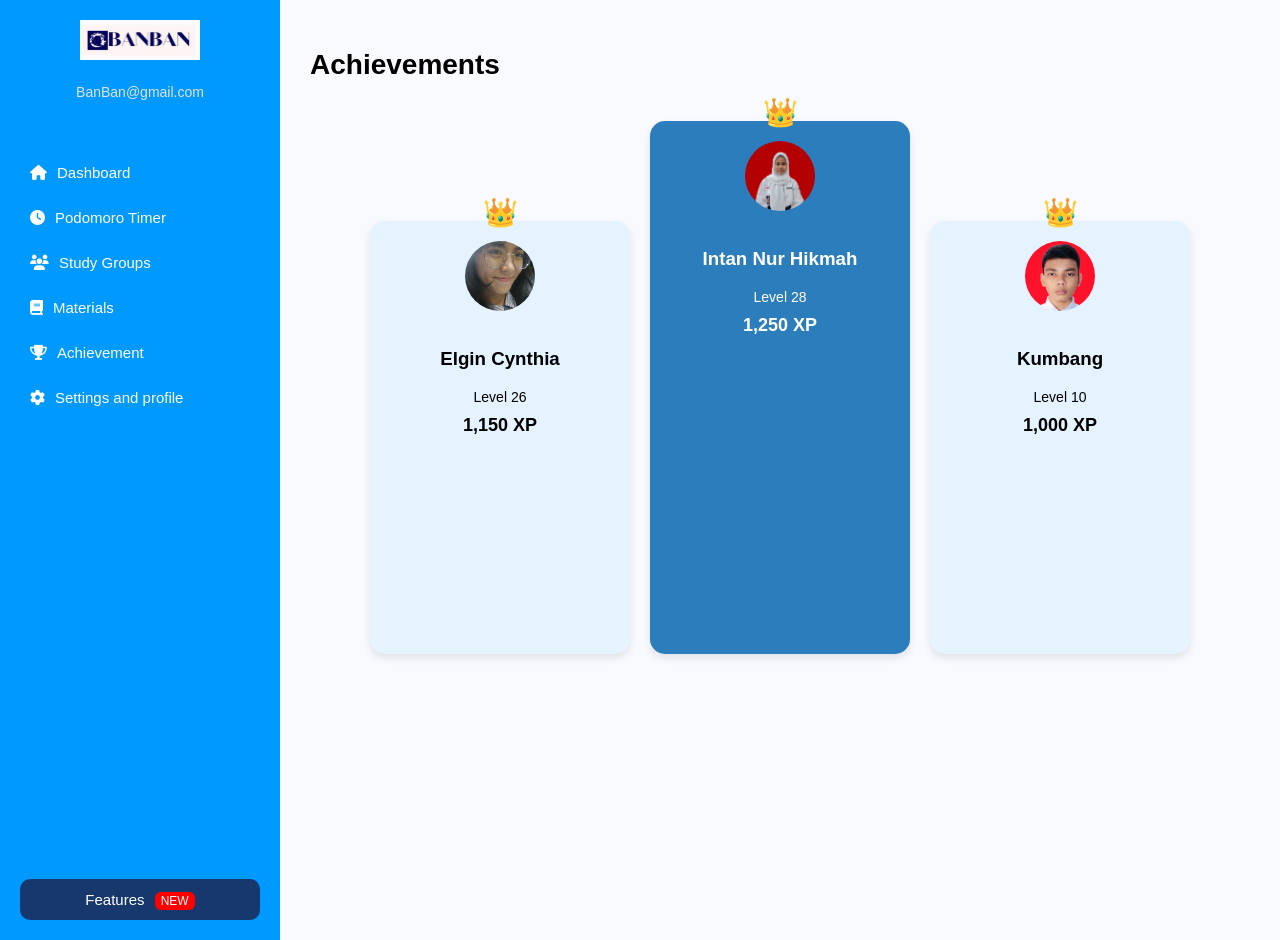
<file: Achivement.html>
<!DOCTYPE html>
<html lang="id">
  <head>
    <meta charset="UTF-8" />
    <meta name="viewport" content="width=device-width, initial-scale=1.0" />
    <title>Achievements — BANBAN</title>
    <link rel="stylesheet" href="Achivement.css">

    <link
      rel="stylesheet"
      href="https://cdnjs.cloudflare.com/ajax/libs/font-awesome/6.4.0/css/all.min.css">
    

   
  </head>
  <body>
   
    <div class="sidebar">
      <div class="logo">
        <img src="banban.jpg" alt="BANBAN Logo" />
      </div>
      <p class="email">BanBan@gmail.com</p>
      <ul class="menu">
        <li><a href="dashboard.html"><i class="fa fa-home"></i> Dashboard</a></li>
        <li><a href="Timer.html"><i class="fa fa-clock"></i> Podomoro Timer</a></li>
        <li><a href="studygroup.html"><i class="fa fa-users"></i> Study Groups</a></li>
        <li><a href="materials.html"><i class="fa fa-book"></i> Materials</a></li>
        <li><a href="Achivement.html"><i class="fa fa-trophy"></i> Achievement</a></li>
        <li><a href="Profile.html"><i class="fa fa-cog"></i> Settings and profile</a></li>
      </ul>
      <div class="features">
        Features <span>NEW</span>
      </div>
    </div>

    
    <main class="main">
      <header class="page-top">
        <h1 class="page-title">Achievements</h1>
      </header>

      <div class="achievements">
    
        <div class="card">
          <div class="crown">👑</div>
          <img src="elgin.jpg" alt="elgin" />
          <h3>Elgin Cynthia</h3>
          <p class="level">Level 26</p>
          <p class="xp">1,150 XP</p>
        </div>

        <div class="card first">
          <div class="crown">👑</div>
          <img src="intan.jpg" alt="intan" />
          <h3>Intan Nur Hikmah</h3>
          <p class="level">Level 28</p>
          <p class="xp">1,250 XP</p>
        </div>

 
        <div class="card">
          <div class="crown">👑</div>
          <img src="ilham.jpg" alt="ilham" />
          <h3>Kumbang</h3>
          <p class="level">Level 10</p>
          <p class="xp">1,000 XP</p>
        </div>
      </div>
    </main>
  </body>
</html>
</file>
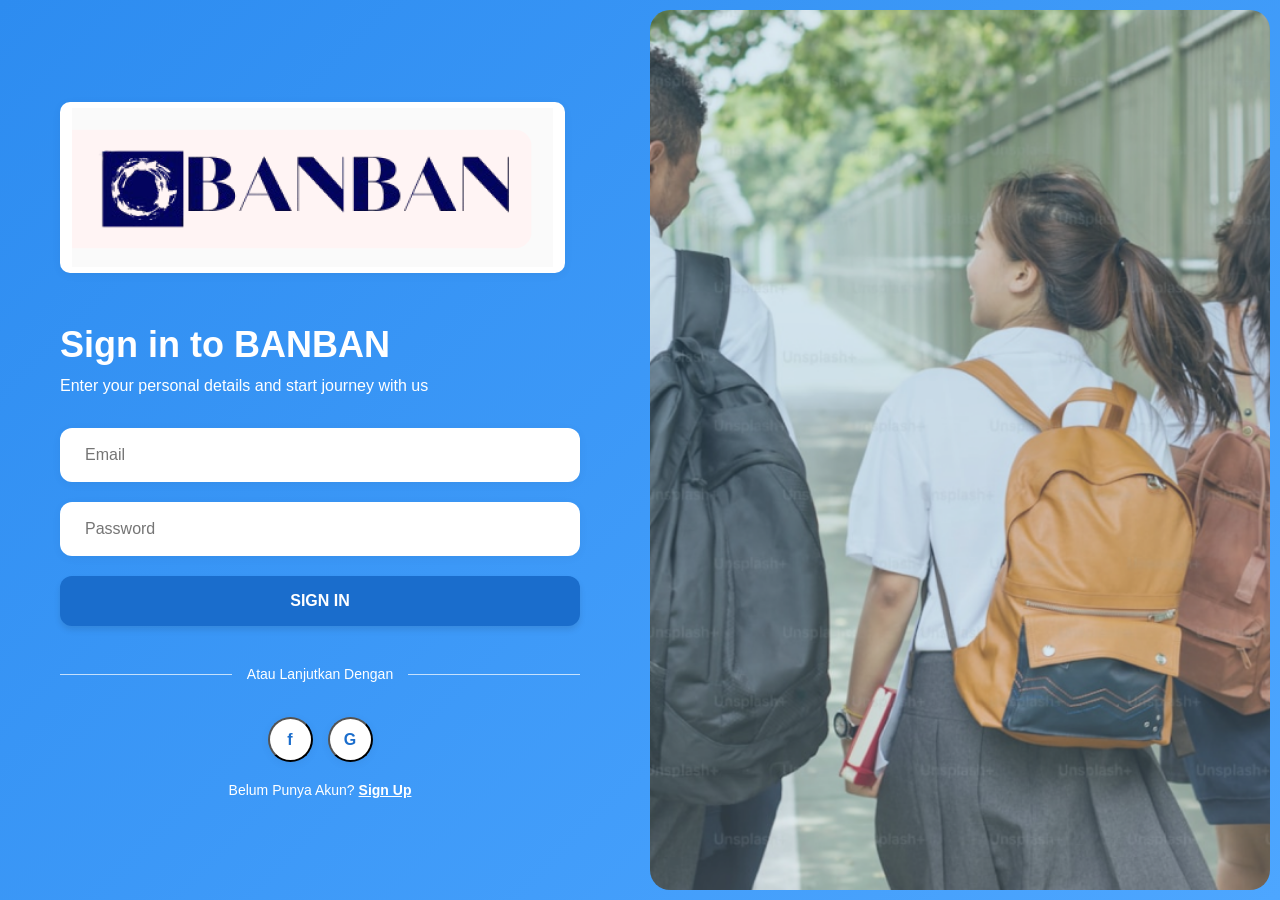
<file: login.html>
<!DOCTYPE html>
<html lang="id">
  <head>
    <meta charset="utf-8" />
    <meta name="viewport" content="width=device-width, initial-scale=1" />
    <title>BANBAN Login</title>
    
    <link rel="stylesheet" href="login.css" />
  </head>
  <body>
    <div class="container">
      <div class="login-left">
        <div class="logo">
          <div class="logo-container">
            <img src="logo.png" alt="BANBAN logo" />
          </div>
        </div>

        <div class="login-header">
          <h1>Sign in to BANBAN</h1>
          <p>Enter your personal details and start journey with us</p>
        </div>

        <form id="loginForm">
          <div class="form-group">
            <input
              type="email"
              class="form-control"
              placeholder="Email"
              required
            />
          </div>
          <div class="form-group">
            <input
              type="password"
              class="form-control"
              placeholder="Password"
              required
            />
          </div>
          <button type="submit" class="btn">
            <a href="dashboard.html">SIGN IN</a>
          </button>
        </form>

        <div class="divider">
          <div class="divider-line"></div>
          <div class="divider-text">Atau Lanjutkan Dengan</div>
          <div class="divider-line"></div>
        </div>

        <div class="social-login">
          <button class="social-btn" aria-label="login with facebook">f</button>
          <button class="social-btn" aria-label="login with google">G</button>
        </div>

        <div class="login-footer">
          <p>Belum Punya Akun? <a href="signup.html">Sign Up</a></p>
        </div>
      </div>

      <div class="login-right">
        <div class="hero-overlay">
          <div></div>
        </div>
      </div>
    </div>

    <script src="login.js"></script>

  </body>
</html>
</file>
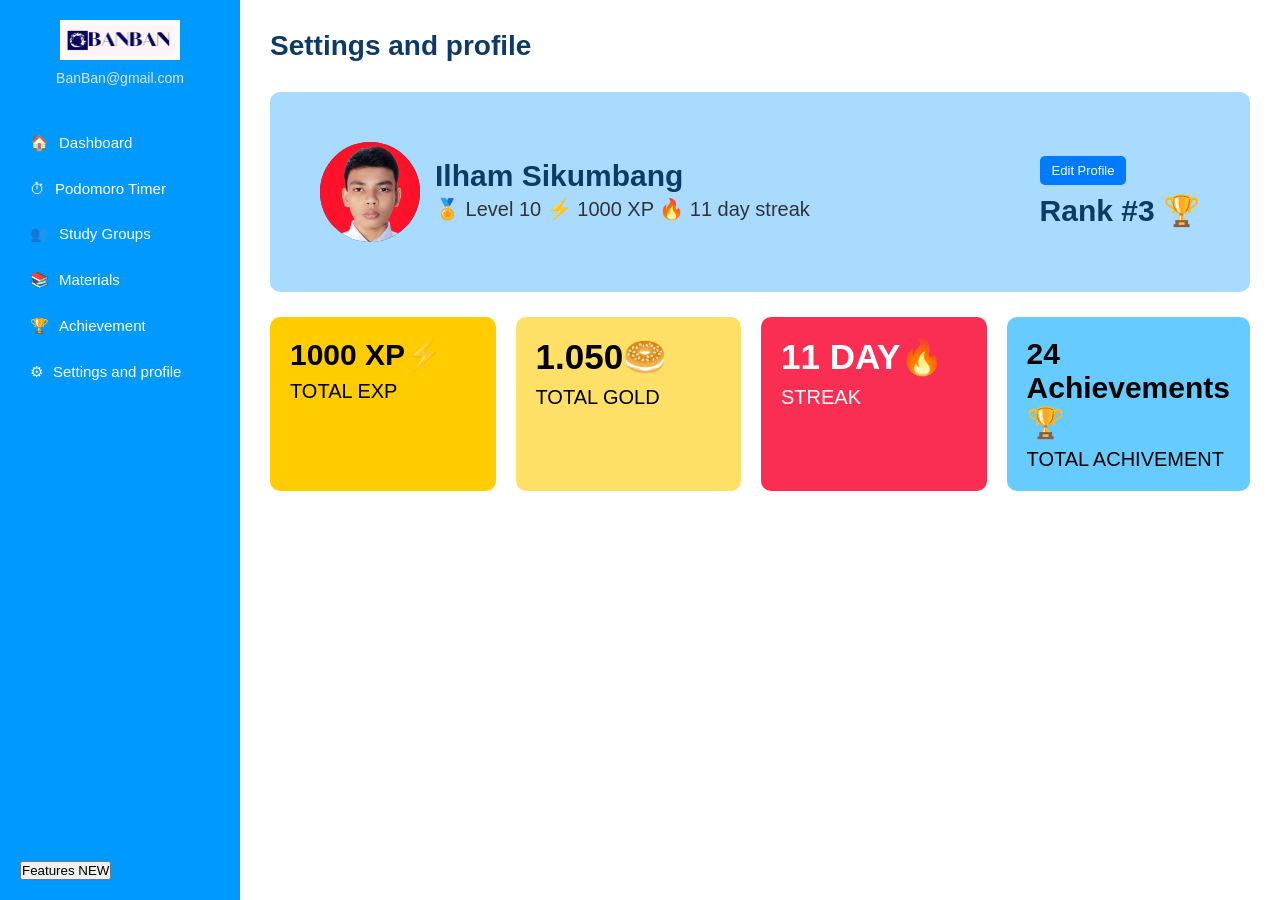
<file: Profile.html>
<!DOCTYPE html>
<html lang="en">
  <head>
    <meta charset="UTF-8" />
    <meta name="viewport" content="width=device-width, initial-scale=1.0" />
    <title>BanBan</title>
    <link rel="stylesheet" href="seting.css" />
  </head>
  <body>
    <aside class="sidebar" id="sidebar">
      <div class="logo">
        <img src="logo.png" alt="BANBAN logo" onerror="this.style.opacity=.7" />
      </div>
      <div class="email">BanBan@gmail.com</div>
      <ul class="menu" role="navigation">
        <li>
          <a href="dashboard.html"><span class="ico">🏠</span> Dashboard</a>
        </li>
        <li>
          <a href="Timer.html"><span class="ico">⏱</span> Podomoro Timer</a>
        </li>
        <li>
          <a href="studygroup.html"><span class="ico">👥</span> Study Groups</a>
        </li>
        <li>
          <a href="materials.html"><span class="ico">📚</span> Materials</a>
        </li>
        <li>
          <a href="Achivement.html"><span class="ico">🏆</span> Achievement</a>
        </li>
        <li>
          <a href="Profile.html"
            ><span class="ico">⚙</span> Settings and profile</a
          >
        </li>
      </ul>
      <div class="features-block">
        <button class="features-btn">
          <span>Features <span class="new">NEW</span></span>
        </button>
      </div>
    </aside>

    <div class="content">
      <h1>Settings and profile</h1>
      <div class="profile-card">
        <div class="profile-left">
          <div class="profile-pic">
            <img
              src="ilham.jpg"
              style="width: 100px; height: 100px; border-radius: 50px"
              alt=""
            />
          </div>
          <div class="profile-info">
            <h2 style="font-size: 30px">Ilham Sikumbang</h2>
            <p style="font-size: 20px">
              🏅 Level 10 ⚡ 1000 XP 🔥 11 day streak
            </p>
          </div>
        </div>
        <div>
          <button class="edit-btn">Edit Profile</button>
          <div class="rank">Rank #3 🏆</div>
        </div>
      </div>

      <div class="stats">
        <div class="stat-card yellow" style="font-size: 30px; text-align: left">
          1000 XP⚡
          <span style="font-size: 20px; text-align: left">TOTAL EXP</span>
        </div>
        <div class="stat-card gold" style="font-size: 35px; text-align: left">
          1.050🥯<span style="font-size: 20px; text-align: left"
            >TOTAL GOLD</span
          >
        </div>
        <div class="stat-card red" style="font-size: 35px; text-align: left">
          11 DAY🔥 <span style="font-size: 20px; text-align: left">STREAK</span>
        </div>
        <div class="stat-card blue" style="font-size: 30px; text-align: left">
          24 Achievements🏆<span style="font-size: 20px; text-align: left"
            >TOTAL ACHIVEMENT</span
          >
        </div>
      </div>
    </div>
  </body>
</html>
</file>
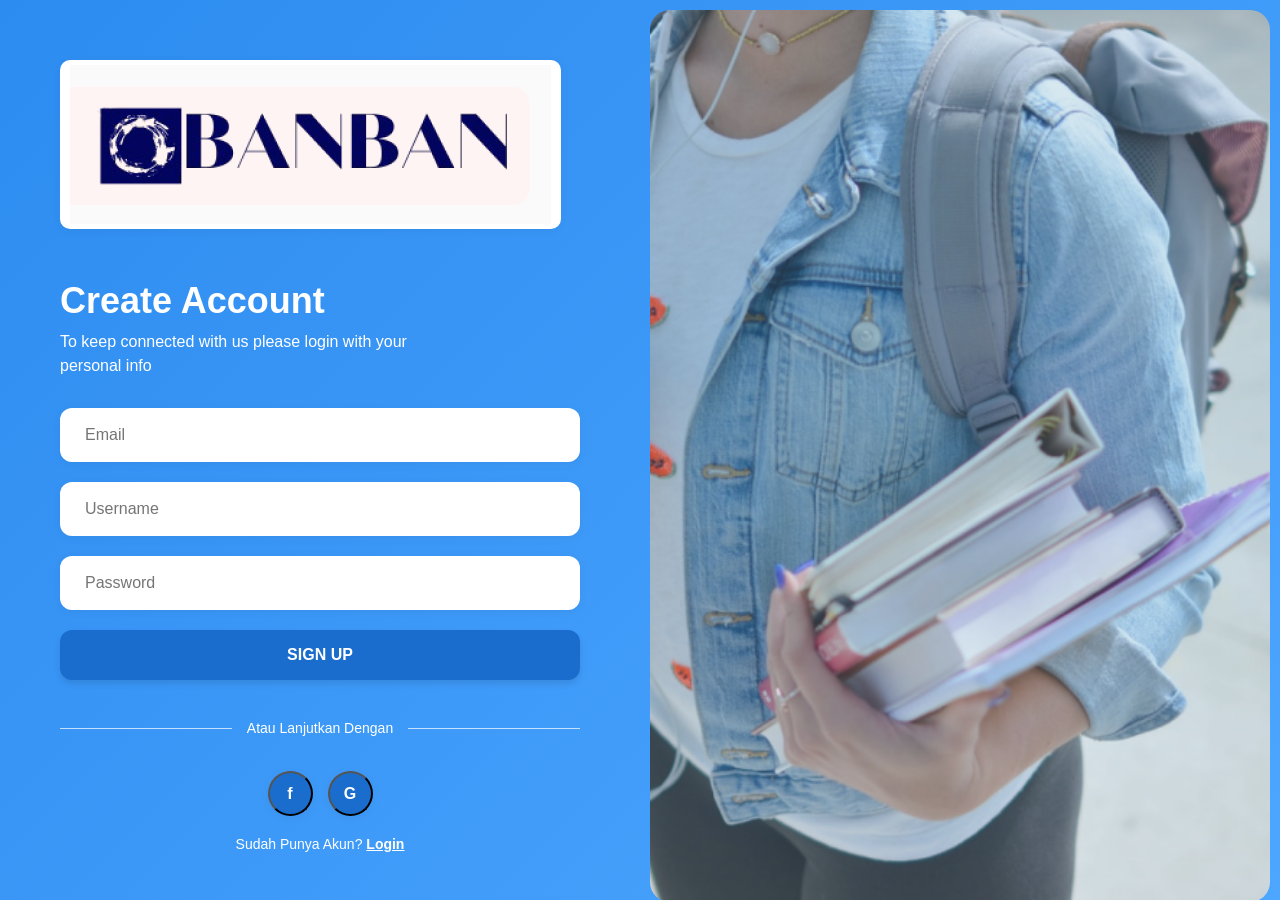
<file: signup.html>
<!DOCTYPE html>
<html lang="en">
  <head>
    <meta charset="UTF-8" />
    <meta name="viewport" content="width=device-width, initial-scale=1.0" />
    <title>BANBAN Sign Up</title>
    <link rel="stylesheet" href="signup.css" />
  </head>
  <body>
    <div class="container">
      <div class="signup-left">
        <div class="logo">
          <div class="logo-container">
            <img src="logo.png" alt="" />
          </div>
        </div>

        <div class="signup-header">
          <h1>Create Account</h1>
          <p>To keep connected with us please login with your personal info</p>
        </div>

        <form id="signupForm">
          <div class="form-group">
            <input
              type="email"
              class="form-control"
              placeholder="Email"
              required
            />
          </div>
          <div class="form-group">
            <input
              type="text"
              class="form-control"
              placeholder="Username"
              required
            />
          </div>
          <div class="form-group">
            <input
              type="password"
              class="form-control"
              placeholder="Password"
              required
            />
          </div>
          <button type="submit" class="btn">SIGN UP</button>
        </form>

        <div class="divider">
          <div class="divider-line"></div>
          <div class="divider-text">Atau Lanjutkan Dengan</div>
          <div class="divider-line"></div>
        </div>

        <div class="social-login">
          <button class="social-btn">f</button>
          <button class="social-btn">G</button>
        </div>

        <div class="signup-footer">
          <p>Sudah Punya Akun? <a href="login.html">Login</a></p>
        </div>
      </div>

      <div class="signup-right"></div>
    </div>

    <script src="signup.js"></script>
  </body>
</html>
</file>
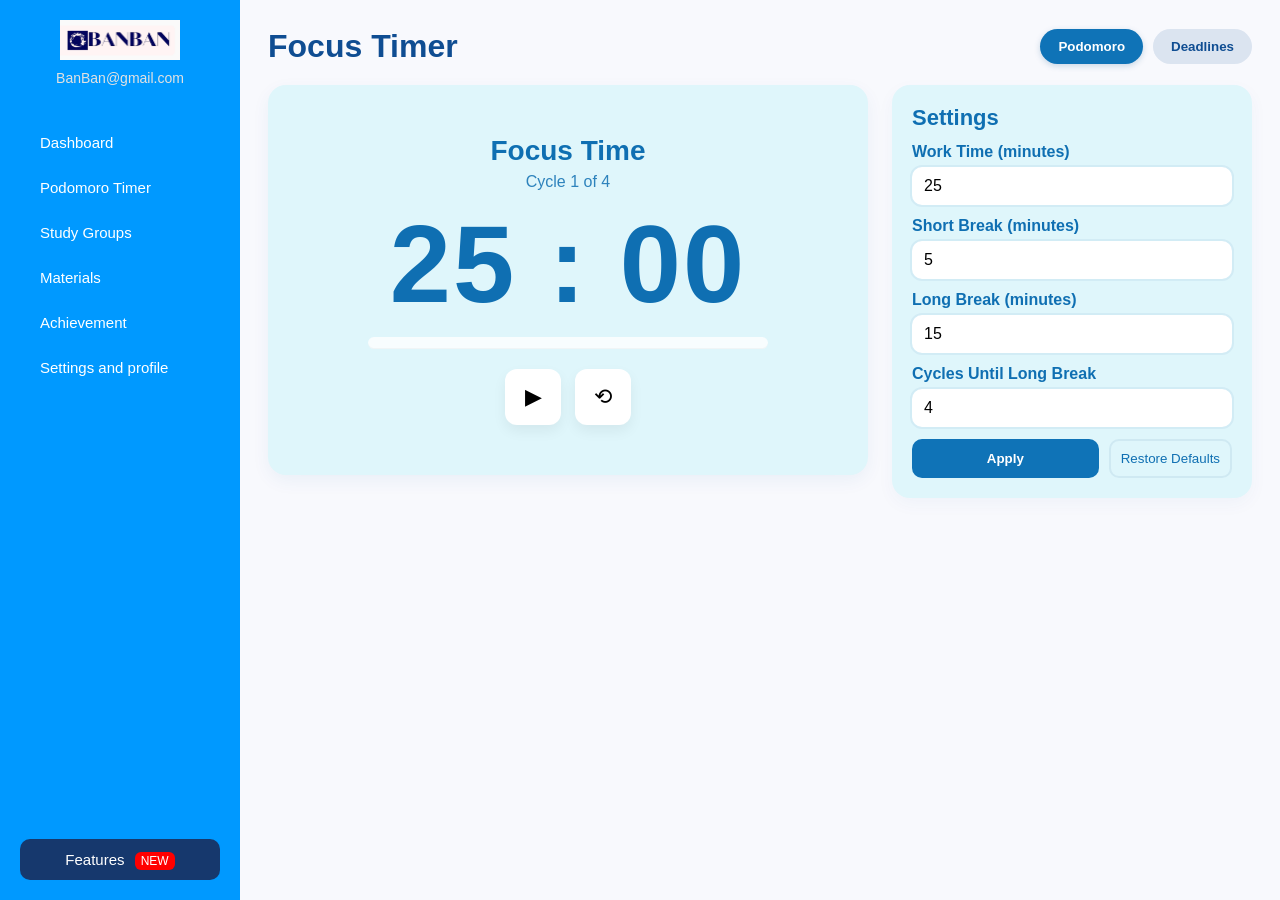
<file: Timer.html>
<!DOCTYPE html>
<html lang="en">
  <head>
    <meta charset="UTF-8" />
    <meta name="viewport" content="width=device-width, initial-scale=1.0" />
    <title>Focus Timer</title>
    <link rel="stylesheet" href="timer.css" />
  </head>
  <body>
    <div class="container">
      <!-- SIDE BAR: TIDAK DIUBAH (sama persis seperti yang kamu minta) -->
      <div class="sidebar">
        <div class="logo"><img src="logo.png" alt="logo" /></div>
        <p class="email">BanBan@gmail.com</p>
        <ul class="menu">
          <li>
            <a href="dashboard.html"><i class="fa fa-home"></i> Dashboard</a>
          </li>
          <li>
            <a href="Timer.html"><i class="fa fa-clock"></i> Podomoro Timer</a>
          </li>
          <li>
            <a href="studygroup.html"
              ><i class="fa fa-users"></i> Study Groups</a
            >
          </li>
          <li>
            <a href="#"><i class="fa fa-book"></i> Materials</a>
          </li>
          <li>
            <a href="Achivement.html"
              ><i class="fa fa-trophy"></i> Achievement</a
            >
          </li>
          <li>
            <a href="Profile.html"
              ><i class="fa fa-cog"></i> Settings and profile</a
            >
          </li>
        </ul>
        <div class="features">Features <span>NEW</span></div>
      </div>

      <!-- MAIN CONTENT (DIUBAH: fokus ke Focus Timer) -->
      <main class="main">
        <header class="page-top">
          <h1 class="page-title">Focus Timer</h1>
          <div class="toggle-group">
            <button class="pill active" data-mode="podomoro">Podomoro</button>
            <button class="pill" data-mode="deadlines">Deadlines</button>
          </div>
        </header>

        <section class="timer-area">
          <!-- Left: Timer Card -->
          <div class="timer-card">
            <div class="timer-card-inner">
              <h2 class="timer-title">Focus Time</h2>
              <p class="cycle-text" id="cycleText">Cycle 1 of 4</p>

              <div class="time-display" id="timeDisplay">25 : 00</div>

              <div class="progress-wrap">
                <div class="progress-bar" id="progressBar"></div>
              </div>

              <div class="controls">
                <button id="playPauseBtn" class="control-btn">▶</button>
                <button id="resetBtn" class="control-btn">⟲</button>
              </div>
            </div>
          </div>

          <!-- Right: Settings -->
          <aside class="settings-card">
            <div class="settings-inner">
              <h3>Settings</h3>

              <label
                >Work Time (minutes)
                <input type="number" id="workInput" min="1" value="25" />
              </label>

              <label
                >Short Break (minutes)
                <input type="number" id="shortInput" min="1" value="5" />
              </label>

              <label
                >Long Break (minutes)
                <input type="number" id="longInput" min="1" value="15" />
              </label>

              <label
                >Cycles Until Long Break
                <input type="number" id="cyclesInput" min="1" value="4" />
              </label>

              <div class="settings-actions">
                <button id="applyBtn" class="apply-btn">Apply</button>
                <button id="restoreBtn" class="restore-btn">
                  Restore Defaults
                </button>
              </div>
            </div>
          </aside>
        </section>
      </main>
    </div>

    <script src="timer.js"></script>
  </body>
</html>
</file>
<file: Achivement.css>
body {
        margin: 0;
        font-family: Arial, sans-serif;
        background: #f8faff;
        display: flex;
      }


      .sidebar {
        width: 240px;
        background: #0099ff;
        color: white;
        display: flex;
        flex-direction: column;
        padding: 20px;
        min-height: 100vh;
      }

      .logo {
        display: flex;
        align-items: center;
        justify-content: center;
        margin-bottom: 10px;
      }

      .logo img {
        width: 120px;
      }

      .email {
        font-size: 14px;
        text-align: center;
        margin-bottom: 30px;
        color: #e2e2e2;
      }

      .menu {
        list-style: none;
        flex-grow: 1;
        padding: 0;
      }

      .menu li {
        margin: 8px 0;
      }

      .menu a {
        display: flex;
        align-items: center;
        gap: 10px;
        padding: 10px;
        border-radius: 8px;
        text-decoration: none;
        color: white;
        font-size: 15px;
        transition: 0.3s;
      }

      .menu a:hover,
      .menu a.active {
        background: #0a2f5c;
      }

      .features {
        background: #16386d;
        padding: 12px;
        border-radius: 10px;
        text-align: center;
        font-size: 15px;
        margin-top: 20px;
      }

      .features span {
        background: red;
        color: white;
        font-size: 12px;
        padding: 2px 6px;
        border-radius: 6px;
        margin-left: 6px;
      }

  
      .main {
        flex: 1;
        padding: 30px;
      }

      .page-top {
        margin-bottom: 40px;
      }

      .page-title {
        font-size: 28px;
        font-weight: bold;
      }

  
      .achievements {
        display: flex;
        justify-content: center;
        align-items: flex-end;
        gap: 20px;
      }

      .card {
        width: 220px;
        padding: 20px;
        text-align: center;
        background: #e5f2ff;
        border-radius: 15px;
        box-shadow: 0 4px 8px rgba(0, 0, 0, 0.1);
        position: relative;
        padding-bottom: 200px;
      }
      

       .cardi {
        width: 220px;
        padding: 20px;
        text-align: center;
        background: hsl(210, 83%, 58%);
        border-radius: 15px;
        box-shadow: 0 4px 8px rgba(0, 0, 0, 0.1);
        position: relative;
        padding-bottom: 250px;
      }

      .cardi img {
        width: 70px;
        height: 70px;
        border-radius: 50%;
        object-fit: cover;
        margin-bottom: 15px;
      }

      .card img {
        width: 70px;
        height: 70px;
        border-radius: 50%;
        object-fit: cover;
        margin-bottom: 15px;
      }

      .crown {
        position: absolute;
        top: -25px;
        left: 50%;
        transform: translateX(-50%);
        font-size: 28px;
      }

      .first {
        background: #2b7dbc;
        color: #fff;
        transform: scale(1.1);
        padding-bottom: 300px;
      }

      .level {
        font-size: 14px;
        margin: 5px 0;
      }

      .xp {
        font-size: 18px;
        font-weight: bold;
        margin-top: 10px;
      }

      /* Animasi muncul */
@keyframes fadeUp {
  from {
    opacity: 0;
    transform: translateY(50px);
  }
  to {
    opacity: 1;
    transform: translateY(0);
  }
}

/* Animasi podium juara */
@keyframes bounce {
  0%, 100% {
    transform: translateY(0) scale(1.1);
  }
  50% {
    transform: translateY(-10px) scale(1.12);
  }
}


.card, .cardi, .first {
  animation: fadeUp 1s ease forwards;
  transition: transform 0.3s;
}


.card:hover, .cardi:hover, .first:hover {
  transform: scale(1.08);
}


.first {
  animation: fadeUp 1s ease forwards, bounce 2s infinite ease-in-out;
}
</file>
<file: login.css>
* {
  margin: 0;
  padding: 0;
  box-sizing: border-box;
  font-family: "Segoe UI", Tahoma, Geneva, Verdana, sans-serif;
}

body {
  background: linear-gradient(135deg, #2d8cf0 0%, #4da6ff 100%);
  min-height: 100vh;
  display: flex;
  align-items: center;
  justify-content: center;
  padding: 0;
  margin: 0;
}

.container {
  display: grid;
  grid-template-columns: 1fr 1fr;
  width: 100vw;
  height: 100vh;
  overflow: hidden;
}

.login-left {
  color: white;
  padding: 60px;
  display: flex;
  flex-direction: column;
  justify-content: center;
  background: transparent;
  opacity: 0;
  transform: translateY(20px);
  animation: fadeInUp 0.8s ease forwards;
}

@keyframes fadeInUp {
  to {
    opacity: 1;
    transform: translateY(0);
  }
}

.logo {
  display: inline-flex;
  align-items: center;
  margin-bottom: 50px;
  opacity: 0;
  transform: translateY(10px);
  animation: fadeInUp 0.8s ease 0.2s forwards;
}

.logo-container {
  background: white;
  border-radius: 10px;
  padding: 6px 12px;
  display: inline-flex;
  align-items: center;
  box-shadow: 0 2px 10px rgba(0, 0, 0, 0.05);
}

.logo-icon {
  width: 22px;
  height: 22px;
  background: #0a5dc7;
  border-radius: 50%;
  color: white;
  display: flex;
  align-items: center;
  justify-content: center;
  font-weight: bold;
  margin-right: 5px;
  font-size: 12px;
}

.logo-text {
  font-weight: bold;
  color: #0a5dc7;
  font-size: 16px;
}

.login-header h1 {
  font-size: 36px;
  margin-bottom: 8px;
  font-weight: 700;
  line-height: 1.2;
  opacity: 0;
  transform: translateY(10px);
  animation: fadeInUp 0.8s ease 0.3s forwards;
}

.login-header p {
  opacity: 0.9;
  margin-bottom: 30px;
  max-width: 400px;
  line-height: 1.5;
  font-size: 16px;
  font-weight: 300;
  opacity: 0;
  transform: translateY(10px);
  animation: fadeInUp 0.8s ease 0.4s forwards;
}

.form-group {
  margin-bottom: 20px;
  opacity: 0;
  transform: translateY(10px);
  animation: fadeInUp 0.8s ease 0.5s forwards;
}

.form-control {
  width: 100%;
  padding: 18px 25px;
  border: none;
  border-radius: 12px;
  font-size: 16px;
  background: white;
  color: #333;
  transition: all 0.3s ease;
  box-shadow: 0 2px 10px rgba(0, 0, 0, 0.05);
}

.form-control:focus {
  outline: none;
  box-shadow: 0 0 0 3px rgba(255, 255, 255, 0.3), 0 2px 10px rgba(0, 0, 0, 0.08);
}

.btn {
  width: 100%;
  padding: 16px;
  border: none;
  border-radius: 12px;
  font-size: 16px;
  font-weight: 600;
  cursor: pointer;
  transition: all 0.3s ease;
  background: #1a6dcc;
  color: white;
  margin-bottom: 20px;
  box-shadow: 0 4px 6px rgba(0, 0, 0, 0.1);
  opacity: 0;
  transform: translateY(10px);
  animation: fadeInUp 0.8s ease 0.6s forwards;
}

.btn:hover {
  transform: translateY(-2px);
  box-shadow: 0 6px 12px rgba(0, 0, 0, 0.15);
}

.btn a {
  text-decoration: none;
  color: white;
}

.divider {
  display: flex;
  align-items: center;
  margin: 20px 0;
  opacity: 0;
  transform: translateY(10px);
  animation: fadeInUp 0.8s ease 0.7s forwards;
}

.divider-line {
  flex: 1;
  height: 1px;
  background: rgba(255, 255, 255, 0.7);
}

.divider-text {
  padding: 0 15px;
  color: white;
  font-size: 14px;
  font-weight: 400;
}

.social-login {
  display: flex;
  justify-content: center;
  gap: 15px;
  margin-top: 15px;
  opacity: 0;
  transform: translateY(10px);
  animation: fadeInUp 0.8s ease 0.8s forwards;
}

.social-btn {
  width: 45px;
  height: 45px;
  border-radius: 50%;
  display: flex;
  align-items: center;
  justify-content: center;
  background: white;
  color: #1a6dcc;
  font-weight: bold;
  font-size: 16px;
  transition: all 0.3s ease;
  box-shadow: 0 2px 10px rgba(0, 0, 0, 0.05);
}

.social-btn:hover {
  transform: scale(1.1);
  box-shadow: 0 4px 15px rgba(0, 0, 0, 0.1);
}

.login-footer {
  text-align: center;
  margin-top: 20px;
  font-size: 14px;
  opacity: 0;
  transform: translateY(10px);
  animation: fadeInUp 0.8s ease 0.9s forwards;
}

.login-footer a {
  color: white;
  text-decoration: underline;
  font-weight: 600;
}

.login-right {
  background: url("students.png") no-repeat center center;
  background-size: cover;
  padding: 40px;
  display: flex;
  flex-direction: column;
  justify-content: center;
  border-radius: 20px;
  overflow: hidden;
  margin: 10px;
  opacity: 0;
  transform: translateX(20px);
  animation: fadeInRight 0.8s ease 0.5s forwards;
}

@keyframes fadeInRight {
  to {
    opacity: 1;
    transform: translateX(0);
  }
}

@media (max-width: 768px) {
  .container {
    grid-template-columns: 1fr;
  }

  .login-left {
    padding: 50px 35px;
  }

  .login-header h1 {
    font-size: 30px;
  }

  .login-header p {
    font-size: 15px;
  }

  .form-control {
    padding: 16px 20px;
    font-size: 14px;
  }

  .btn {
    padding: 15px;
    font-size: 14px;
  }

  .login-right {
    display: none;
  }
}
</file>
<file: seting.css>
* {
      margin: 0;
      padding: 0;
      box-sizing: border-box;
      font-family: "Segoe UI", sans-serif;
    }

    body {
      display: flex;
      height: 100vh;
      background: #fff;
    }

 
    .sidebar {
      width: 240px;
      background: #0099ff;
      color: white;
      display: flex;
      flex-direction: column;
      padding: 20px;
    }

    .logo {
      display: flex;
      align-items: center;
      justify-content: center;
      margin-bottom: 10px;
    }

    .logo img {
      width: 120px;
    }

    .email {
      font-size: 14px;
      text-align: center;
      margin-bottom: 30px;
      color: #e2e2e2;
    }

    .menu {
      list-style: none;
      flex-grow: 1;
    }

    .menu li {
      margin: 8px 0;
    }

    .menu a {
      display: flex;
      align-items: center;
      gap: 10px;
      padding: 10px;
      border-radius: 8px;
      text-decoration: none;
      color: white;
      font-size: 15px;
      transition: 0.3s;
    }

    .menu a:hover,
    .menu a.active {
      background: #0a2f5c;
    }

    .features {
      background: #16386d;
      padding: 12px;
      border-radius: 10px;
      text-align: center;
      font-size: 15px;
      margin-top: 20px;
    }

    .features span {
      background: red;
      color: white;
      font-size: 12px;
      padding: 2px 6px;
      border-radius: 6px;
      margin-left: 6px;
    }


    .content {
      flex-grow: 1;
      padding: 30px;
    }

    .content h1 {
      color: #0d3b66;
      font-size: 28px;
      margin-bottom: 30px;
    }

  
    .profile-card {
      background: #a8dbff;
      padding: 50px;
      border-radius: 10px;
      display: flex;
      align-items: center;
      justify-content: space-between;
      margin-bottom: 25px;
    }
    .profile-left {
      display: flex;
      align-items: center;
      gap: 15px;
    }
    .profile-pic {
      width: 100px;
      height: 100px;
      border-radius: 50%;
      background: #0d3b66;
    }
    .profile-info h2 {
      color: #0d3b66;
      font-size: 20px;
    }

     .profile-info p {
      font-size: 14px;
      margin: 4px 0;
      color: #333;
    }
    .edit-btn {
      background: #007bff;
      color: #fff;
      border: none;
      padding: 7px 12px;
      border-radius: 5px;
      cursor: pointer;
      font-size: 13px;
    }
    .rank {
      margin-top: 8px;
      font-size: 30px;
      font-weight: bold;
      color: #0d3b66;
      text-align: right;
    }

    .stats {
      display: flex;
      gap: 20px;
    }
    .stat-card {
      flex: 1;
      padding: 20px;
      border-radius: 10px;
      font-weight: bold;
    }
    .yellow {
      background: #ffcc00;
    }
    .gold {
      background: #ffe066;
    }
    .red {
      background: hwb(349 18% 2%);
      color: #fff;
    }
    .blue {
      background: #66ccff;
    }
    .stat-card span {
      display: block;
      margin-top: 8px;
      font-size: 14px;
      font-weight: normal;
    }
</file>
<file: signup.css>
* {
  margin: 0;
  padding: 0;
  box-sizing: border-box;
  font-family: "Segoe UI", Tahoma, Geneva, Verdana, sans-serif;
}

body {
  background: linear-gradient(135deg, #2d8cf0 0%, #4da6ff 100%);
  min-height: 100vh;
  display: flex;
  align-items: center;
  justify-content: center;
  padding: 0;
  margin: 0;
}

.container {
  display: grid;
  grid-template-columns: 1fr 1fr;
  width: 100vw;
  height: 100vh;
  overflow: hidden;
}

.signup-left {
  color: white;
  padding: 60px;
  display: flex;
  flex-direction: column;
  justify-content: center;
  background: transparent;
  opacity: 0;
  transform: translateY(20px);
  animation: fadeInUp 0.8s ease forwards;
}

@keyframes fadeInUp {
  to {
    opacity: 1;
    transform: translateY(0);
  }
}

.logo {
  display: inline-flex;
  align-items: center;
  margin-bottom: 50px;
  opacity: 0;
  transform: translateY(10px);
  animation: fadeInUp 0.8s ease 0.2s forwards;
}

.logo-container {
  background: white;
  border-radius: 10px;
  padding: 5px 10px;
  display: inline-flex;
  align-items: center;
  box-shadow: 0 2px 10px rgba(0, 0, 0, 0.05);
}

.logo-icon {
  width: 22px;
  height: 22px;
  background: #0a5dc7;
  border-radius: 50%;
  color: white;
  display: flex;
  align-items: center;
  justify-content: center;
  font-weight: bold;
  margin-right: 5px;
  font-size: 12px;
}

.logo-text {
  font-weight: bold;
  color: #0a5dc7;
  font-size: 16px;
}

.signup-header h1 {
  font-size: 36px;
  margin-bottom: 8px;
  font-weight: 700;
  line-height: 1.2;
  opacity: 0;
  transform: translateY(10px);
  animation: fadeInUp 0.8s ease 0.3s forwards;
}

.signup-header p {
  opacity: 0.9;
  margin-bottom: 30px;
  max-width: 400px;
  line-height: 1.5;
  font-size: 16px;
  font-weight: 300;
  opacity: 0;
  transform: translateY(10px);
  animation: fadeInUp 0.8s ease 0.4s forwards;
}

.form-group {
  margin-bottom: 20px;
  opacity: 0;
  transform: translateY(10px);
  animation: fadeInUp 0.8s ease 0.5s forwards;
}

.form-control {
  width: 100%;
  padding: 18px 25px;
  border: none;
  border-radius: 12px;
  font-size: 16px;
  background: white;
  color: #333;
  transition: all 0.3s ease;
  box-shadow: 0 2px 10px rgba(0, 0, 0, 0.05);
}

.form-control:focus {
  outline: none;
  box-shadow: 0 0 0 3px rgba(255, 255, 255, 0.3), 0 2px 10px rgba(0, 0, 0, 0.08);
}

.btn {
  width: 100%;
  padding: 16px;
  border: none;
  border-radius: 12px;
  font-size: 16px;
  font-weight: 600;
  cursor: pointer;
  transition: all 0.3s ease;
  background: #1a6dcc;
  color: white;
  margin-bottom: 20px;
  box-shadow: 0 4px 6px rgba(0, 0, 0, 0.1);
  opacity: 0;
  transform: translateY(10px);
  animation: fadeInUp 0.8s ease 0.6s forwards;
}

.btn:hover {
  transform: translateY(-2px);
  box-shadow: 0 6px 12px rgba(0, 0, 0, 0.15);
}

.divider {
  display: flex;
  align-items: center;
  margin: 20px 0;
  opacity: 0;
  transform: translateY(10px);
  animation: fadeInUp 0.8s ease 0.7s forwards;
}

.divider-line {
  flex: 1;
  height: 1px;
  background: rgba(255, 255, 255, 0.7);
}

.divider-text {
  padding: 0 15px;
  color: white;
  font-size: 14px;
  font-weight: 400;
}

.social-login {
  display: flex;
  justify-content: center;
  gap: 15px;
  margin-top: 15px;
  opacity: 0;
  transform: translateY(10px);
  animation: fadeInUp 0.8s ease 0.8s forwards;
}

.social-btn {
  width: 45px;
  height: 45px;
  border-radius: 50%;
  display: flex;
  align-items: center;
  justify-content: center;
  background: #1a6dcc;
  color: white;
  font-weight: bold;
  font-size: 16px;
  transition: all 0.3s ease;
  box-shadow: 0 2px 10px rgba(0, 0, 0, 0.05);
}

.social-btn:hover {
  transform: scale(1.1);
  box-shadow: 0 4px 15px rgba(0, 0, 0, 0.1);
}

.signup-footer {
  text-align: center;
  margin-top: 20px;
  font-size: 14px;
  opacity: 0;
  transform: translateY(10px);
  animation: fadeInUp 0.8s ease 0.9s forwards;
}

.signup-footer a {
  color: white;
  text-decoration: underline;
  font-weight: 600;
}

.signup-right {
  background: url("stdbook.png") no-repeat center center;
  background-size: cover;
  padding: 40px;
  display: flex;
  flex-direction: column;
  justify-content: center;
  border-radius: 20px;
  overflow: hidden;
  margin: 10px;
  opacity: 0;
  transform: translateX(20px);
  animation: fadeInRight 0.8s ease 0.5s forwards;
}

@keyframes fadeInRight {
  to {
    opacity: 1;
    transform: translateX(0);
  }
}

@media (max-width: 768px) {
  .container {
    grid-template-columns: 1fr;
  }

  .signup-left {
    padding: 50px 35px;
  }

  .signup-header h1 {
    font-size: 30px;
  }

  .signup-header p {
    font-size: 15px;
  }

  .form-control {
    padding: 16px 20px;
    font-size: 14px;
  }

  .btn {
    padding: 15px;
    font-size: 14px;
  }

  .signup-right {
    display: none;
  }
}
</file>
<file: timer.css>
* {
    margin: 0;
    padding: 0;
    box-sizing: border-box;
    font-family: Arial, sans-serif;
  }
  
  .container {
    display: flex;
    min-height: 100vh;
  }
  

 .sidebar {
      width: 240px;
      background: #0099ff;
      color: white;
      display: flex;
      flex-direction: column;
      padding: 20px;
    }

    .logo {
      display: flex;
      align-items: center;
      justify-content: center;
      margin-bottom: 10px;
    }

    .logo img {
      width: 120px;
    }

    .email {
      font-size: 14px;
      text-align: center;
      margin-bottom: 30px;
      color: #e2e2e2;
    }

    .menu {
      list-style: none;
      flex-grow: 1;
    }

    .menu li {
      margin: 8px 0;
    }

    .menu a {
      display: flex;
      align-items: center;
      gap: 10px;
      padding: 10px;
      border-radius: 8px;
      text-decoration: none;
      color: white;
      font-size: 15px;
      transition: 0.3s;
    }

    .menu a:hover,
    .menu a.active {
      background: #0a2f5c;
    }

    .features {
      background: #16386d;
      padding: 12px;
      border-radius: 10px;
      text-align: center;
      font-size: 15px;
      margin-top: 20px;
    }

    .features span {
      background: red;
      color: white;
      font-size: 12px;
      padding: 2px 6px;
      border-radius: 6px;
      margin-left: 6px;
    }

  .main {
    flex: 1;
    padding: 28px;
    background: #f8f9fd;
    min-width: 0; }
  
 
  .page-top {
    display: flex;
    justify-content: space-between;
    align-items: center;
    margin-bottom: 20px;
  }
  
  .page-title {
    color: #0f4d92;
    font-size: 32px;
    font-weight: 700;
  }
  
  .toggle-group {
    display: flex;
    gap: 10px;
  }
  
  .pill {
    border: none;
    padding: 10px 18px;
    border-radius: 999px;
    background: rgba(15,77,146,0.12);
    color: #0f4d92;
    cursor: pointer;
    font-weight: 600;
    transition: all .18s ease;
  }
  
  .pill.active {
    background: #0f73b7;
    color: #fff;
    box-shadow: 0 2px 6px rgba(12,78,135,0.2);
  }
  
 
  .timer-area {
    display: grid;
    grid-template-columns: 1fr 360px;
    gap: 24px;
    align-items: start;
  }
  

  .timer-card {
    background: #dff6fb;
    border-radius: 18px;
    padding: 50px;
    box-shadow: 0 6px 18px rgba(15,77,146,0.06);
    min-height: 360px;
    display: flex;
    align-items: center;
    justify-content: center;
  }
  
  .timer-card-inner {
    width: 100%;
    text-align: center;
  }
  
  .timer-title {
    color: #0f6fb2;
    font-size: 28px;
    margin-bottom: 6px;
    font-weight: 700;
  }
  
  .cycle-text {
    color: #0f6fb2;
    opacity: 0.85;
    margin-bottom: 18px;
  }
  
  
  .time-display {
    font-size: 110px;
    font-weight: 700;
    color: #0f6fb2;
    line-height: 1;
    margin: 6px 0 18px;
    letter-spacing: 2px;
  }
  

  .progress-wrap {
    height: 12px;
    background: rgba(255,255,255,0.8);
    border-radius: 20px;
    overflow: hidden;
    margin: 14px auto 20px;
    width: 80%;
    box-shadow: inset 0 -1px 0 rgba(0,0,0,0.03);
  }
  
  .progress-bar {
    height: 100%;
    width: 0%;
    background: linear-gradient(90deg, #0f73b7, #2bb3e6);
    border-radius: 20px;
    transition: width 0.3s linear;
  }
  
  .controls {
    display: flex;
    gap: 14px;
    justify-content: center;
    margin-top: 8px;
  }
  
  .control-btn {
    border: none;
    background: white;
    width: 56px;
    height: 56px;
    border-radius: 12px;
    box-shadow: 0 6px 14px rgba(0,0,0,0.06);
    font-size: 22px;
    cursor: pointer;
  }
  
  .control-btn:hover {
    transform: translateY(-2px);
    transition: transform .16s ease;
  }
  
  
  .settings-card {
    background: #dff6fb;
    border-radius: 18px;
    padding: 20px;
    box-shadow: 0 6px 18px rgba(15,77,146,0.04);
    height: fit-content;
  }
  
  .settings-inner h3 {
    color: #0f6fb2;
    margin-bottom: 12px;
    font-size: 22px;
    font-weight: 700;
  }
  
  .settings-inner label {
    display: block;
    margin-bottom: 12px;
    color: #0f6fb2;
    font-weight: 600;
  }
  
  .settings-inner input[type="number"] {
    display: block;
    width: 100%;
    padding: 10px 12px;
    margin-top: 6px;
    border-radius: 10px;
    border: none;
    outline: 2px solid rgba(15,77,146,0.06);
    font-size: 16px;
    background: #fff;
  }
  
  .settings-actions {
    display: flex;
    gap: 10px;
    margin-top: 10px;
  }
  
  .apply-btn {
    flex: 1;
    border: none;
    padding: 10px;
    border-radius: 10px;
    background: #0f73b7;
    color: white;
    cursor: pointer;
    font-weight: 700;
  }
  
  .restore-btn {
    border: none;
    padding: 10px;
    border-radius: 10px;
    background: transparent;
    color: #0f6fb2;
    cursor: pointer;
    border: 2px solid rgba(15,77,146,0.08);
  }
  
  
  @media (max-width: 980px) {
    .timer-area {
      grid-template-columns: 1fr;
    }
  
    .time-display {
      font-size: 72px;
    }
  }
</file>
